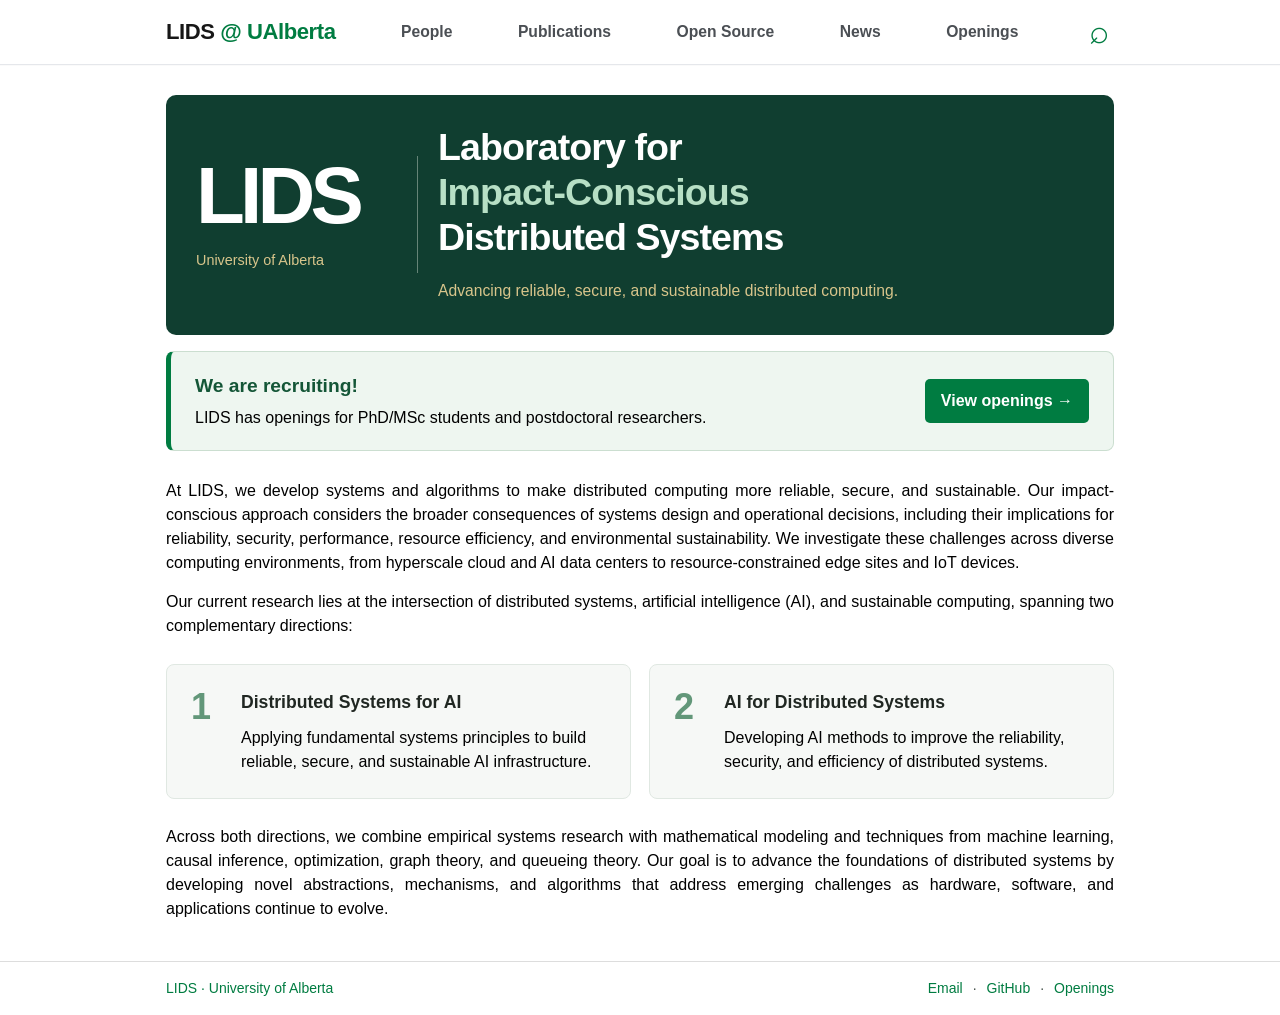
<file: index.html>
<!DOCTYPE html>
<html lang="en">
<head>
  <!-- Google tag (gtag.js) -->
  <script async src="https://www.googletagmanager.com/gtag/js?id=G-BTFXTX531C"></script>
  <script>
    window.dataLayer = window.dataLayer || [];
    function gtag(){dataLayer.push(arguments);}
    gtag('js', new Date());

    gtag('config', 'G-BTFXTX531C');
  </script>
  <meta charset="utf-8" />
  <meta name="viewport" content="width=device-width, initial-scale=1" />
  <title>LIDS | Laboratory for Impact-Conscious Distributed Systems</title>
  <meta
    name="description"
    content="LIDS at the University of Alberta develops reliable, secure, and sustainable distributed systems across the cloud–edge–IoT continuum."
  />
  <link rel="icon" href="assets/favicon.svg" type="image/svg+xml" />
  <link rel="stylesheet" href="assets/style.css" />

  <style>
    /* Homepage layout */
    .home {
      margin-top: 30px;
      margin-bottom: 40px;
      min-height: 0;
    }

    /* Lab identity and mission */
    .lab-intro {
      display: grid;
      grid-template-columns: 222px minmax(0, 1fr);
      gap: 20px;
      align-items: center;
      padding: 30px 20px 30px 30px;
      background: #103e30;
      color: #fff;
      border-radius: 10px;
    }

    .lab-identity {
      border-right: 1px solid #658477;
      padding-right: 30px;
    }

    .lab-mark {
      margin: 0 0 12px;
      font-size: clamp(3.2rem, 7vw, 5rem);
      line-height: 1;
      font-weight: 750;
      letter-spacing: -0.06em;
    }

    .lab-eyebrow {
      margin: 0;
      color: #d8c58b;
      font-size: 0.9rem;
      font-weight: 500;
      line-height: 1.7;
      white-space: nowrap;
    }

    .lab-intro h1 {
      margin: 0 0 18px;
      padding: 0;
      border: 0;
      color: #fff;
      font-size: clamp(1.6rem, 3.3vw, 2.35rem);
      line-height: 1.2;
      font-weight: 600;
      letter-spacing: -0.025em;
      text-wrap: balance;
    }

    .lab-title-line {
      display: block;
    }

    .lab-title-accent {
      color: #b7dfc5;
    }

    .lab-mission {
      margin: 0;
      color: #d8c58b;
      font-size: 0.98rem;
      line-height: 1.7;
    }

    /* Recruiting banner */
    .home .recruiting-notice {
      display: flex;
      align-items: center;
      justify-content: space-between;
      gap: 24px;
      margin: 16px 0 28px;
      padding: 20px 24px;
      background: #eef6f0;
      border: 1px solid #cbded0;
      border-left: 5px solid var(--accent);
      border-radius: 8px;
      color: #111;
    }

    .home .recruiting-notice p {
      margin: 0;
      font-size: 1rem;
      font-weight: 400;
      line-height: 1.5;
      color: #000;
    }

    .home .recruiting-notice strong {
      display: block;
      margin-bottom: 6px;
      color: #145637;
      font-size: 1.2rem;
    }

    .home .recruiting-notice a {
      display: inline-block;
      padding: 10px 16px;
      background: var(--accent);
      color: #fff;
      border-radius: 5px;
      font-weight: 600;
      white-space: nowrap;
      text-decoration: none;
    }

    .home .recruiting-notice a:hover {
      background: #105b36;
      text-decoration: none;
    }

    /* Research overview */
    .research-intro > p {
      max-width: 100%;
      font-size: 1rem;
      font-weight: 400;
      line-height: 1.5;
      color: #000;
    }

    .research-intro > p:last-child {
      margin-bottom: 0;
    }

    .research-directions {
      display: grid;
      grid-template-columns: repeat(2, minmax(0, 1fr));
      gap: 18px;
      margin: 26px 0;
    }

    .research-direction {
      display: grid;
      grid-template-columns: 32px minmax(0, 1fr);
      column-gap: 18px;
      align-content: start;
      padding: 24px;
      border: 1px solid #e0e8e2;
      border-radius: 8px;
      background: #f6f8f6;
    }

    .direction-number {
      grid-column: 1;
      grid-row: 1 / span 2;
      margin: 0;
      color: #629779;
      font-size: 2.25rem;
      font-weight: 600;
      line-height: 1;
      letter-spacing: -0.04em;
      font-variant-numeric: tabular-nums;
    }

    .research-direction h3 {
      grid-column: 2;
      margin: 0 0 10px;
      color: #202722;
      font-size: 1.1rem;
      font-weight: 700;
    }

    .research-direction > p:not(.direction-number) {
      grid-column: 2;
      margin: 0;
      color: #000;
      font-size: 1rem;
      font-weight: 400;
      line-height: 1.5;
    }

    /* Responsive layout */
    @media (max-width: 850px) {
      .home {
        margin-top: 20px;
      }

      .lab-intro {
        grid-template-columns: 1fr;
        gap: 24px;
        padding: 28px 24px;
      }

      .lab-identity {
        border-right: 0;
        border-bottom: 1px solid #658477;
        padding: 0 0 22px;
      }

      .lab-mark {
        font-size: 3.2rem;
      }

      .lab-eyebrow {
        font-size: 0.8rem;
      }

      .research-directions {
        grid-template-columns: 1fr;
        gap: 14px;
      }
    }

    @media (max-width: 650px) {
      .home .recruiting-notice {
        align-items: flex-start;
        flex-direction: column;
        gap: 14px;
        padding: 18px;
      }
    }
  </style>
</head>

<body>
  <a class="skip" href="#main">Skip to content</a>

  <!-- Navigation -->
  <header class="topbar">
    <nav class="nav-inner" aria-label="Main navigation">
      <a class="brand" href="index.html">
        LIDS <span>@ UAlberta</span>
      </a>

      <ul class="nav-links" id="navigation">
        <li><a href="people.html">People</a></li>
        <li><a href="publications.html">Publications</a></li>
        <li><a href="software.html">Open Source</a></li>
        <li><a href="news.html">News</a></li>
        <li><a href="positions.html">Openings</a></li>
      </ul>

      <button
        type="button"
        class="icon-button search-toggle"
        aria-controls="search-panel"
        aria-expanded="false"
        aria-label="Search website"
      >⌕</button>

      <button
        type="button"
        class="icon-button menu-toggle"
        aria-controls="navigation"
        aria-expanded="false"
        aria-label="Toggle navigation"
      >☰</button>
    </nav>

    <div class="search-panel" id="search-panel" hidden>
      <label for="search">Search the website</label>
      <input
        id="search"
        type="search"
        placeholder="Search pages and people"
      />
      <p id="search-status" role="status"></p>
      <div id="search-results"></div>
    </div>
  </header>

  <!-- Main content -->
  <main class="home" id="main">

    <!-- Lab identity -->
    <section class="lab-intro" aria-labelledby="lab-heading">
      <div class="lab-identity">
        <p class="lab-mark" aria-hidden="true">LIDS</p>
        <p class="lab-eyebrow">University of Alberta</p>
      </div>

      <div class="lab-intro-copy">
        <h1 id="lab-heading">
          <span class="lab-title-line">Laboratory for</span>
          <span class="lab-title-line lab-title-accent">
            Impact-Conscious
          </span>
          <span class="lab-title-line">Distributed Systems</span>
        </h1>

        <p class="lab-mission">
          Advancing reliable, secure, and sustainable distributed computing.
        </p>
      </div>
    </section>

    <!-- Recruitment notice -->
    <div class="callout recruiting-notice">
      <p>
        <strong>We are recruiting!</strong>
        LIDS has openings for PhD/MSc students and postdoctoral researchers.
      </p>

      <p>
        <a href="positions.html">
          View openings <span aria-hidden="true">→</span>
        </a>
      </p>
    </div>

    <!-- Research overview -->
    <section class="research-intro" aria-label="Research overview">
      <p>
        At LIDS, we develop systems and algorithms to make distributed computing
        more reliable, secure, and sustainable. Our impact-conscious approach
        considers the broader consequences of systems design and operational
        decisions, including their implications for reliability, security,
        performance, resource efficiency, and environmental sustainability.
        We investigate these challenges across diverse computing environments,
        from hyperscale cloud and AI data centers to resource-constrained edge
        sites and IoT devices.
      </p>

      <p>
        Our current research lies at the intersection of distributed systems,
        artificial intelligence (AI), and sustainable computing, spanning two
        complementary directions:
      </p>

      <div class="research-directions">
        <article class="research-direction">
          <p class="direction-number" aria-hidden="true">1</p>
          <h3>Distributed Systems for AI</h3>
          <p>
            Applying fundamental systems principles to build reliable, secure,
            and sustainable AI infrastructure.
          </p>
        </article>

        <article class="research-direction">
          <p class="direction-number" aria-hidden="true">2</p>
          <h3>AI for Distributed Systems</h3>
          <p>
            Developing AI methods to improve the reliability, security, and
            efficiency of distributed systems.
          </p>
        </article>
      </div>

      <p>
        Across both directions, we combine empirical systems research with
        mathematical modeling and techniques from machine learning, causal
        inference, optimization, graph theory, and queueing theory. Our goal is
        to advance the foundations of distributed systems by developing novel
        abstractions, mechanisms, and algorithms that address emerging
        challenges as hardware, software, and applications continue to evolve.
      </p>
    </section>
  </main>

  <!-- Footer -->
  <footer class="footer home-footer">
    <div class="home-footer-inner">
      <p>LIDS · University of Alberta</p>

      <nav aria-label="Footer links">
        <a href="mailto:lwu15@ualberta.ca">Email</a>
        <span aria-hidden="true">·</span>
        <a href="https://github.com/lillywu">GitHub</a>
        <span aria-hidden="true">·</span>
        <a href="positions.html">Openings</a>
      </nav>
    </div>
  </footer>

  <script src="assets/app.js"></script>
</body>
</html>
</file>
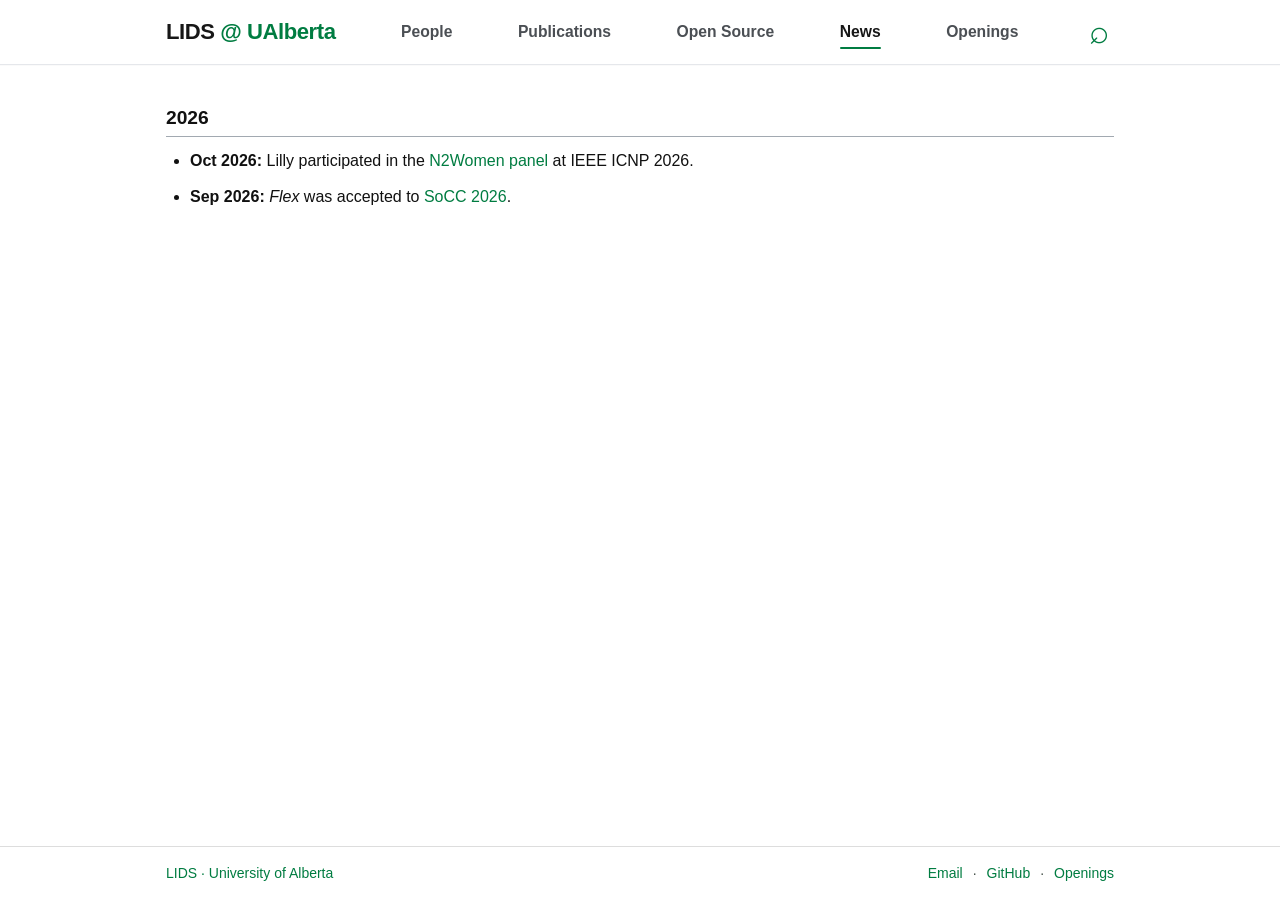
<file: news.html>
<!DOCTYPE html>
<html lang="en">
<head>
  <!-- Google tag (gtag.js) -->
  <script async src="https://www.googletagmanager.com/gtag/js?id=G-BTFXTX531C"></script>
  <script>
    window.dataLayer = window.dataLayer || [];
    function gtag(){dataLayer.push(arguments);}
    gtag('js', new Date());

    gtag('config', 'G-BTFXTX531C');
  </script>
  <meta charset="utf-8" />
  <meta name="viewport" content="width=device-width, initial-scale=1" />
  <title>News · LIDS @ UAlberta</title>
  <meta
    name="description"
    content="News and research updates from LIDS at the University of Alberta."
  />
  <link rel="icon" href="assets/favicon.svg" type="image/svg+xml" />
  <link rel="stylesheet" href="assets/style.css" />

  <style>
    /* Match the LIDS homepage layout and typography. */
    .news-page {
      margin-top: 30px;
      margin-bottom: 40px;
      min-height: 0;
    }

    .news-year h2 {
      margin-bottom: 0.75rem;
      font-size: 1.2rem;
    }

    .news-list {
      margin: 0;
      padding-left: 1.5rem;
    }

    .news-list li {
      margin-bottom: 0.75rem;
      font-size: 1.0rem;
      line-height: 1.5;
      color: var(--text);
      text-align: left;
      hyphens: none;
      word-break: normal;
    }

    .news-list li:last-child {
      margin-bottom: 0;
    }

    @media (max-width: 850px) {
      .news-page {
        margin-top: 20px;
      }
    }


    /* Keep the footer at the bottom of the page */
    body {
      display: flex;
      flex-direction: column;
      min-height: 100vh;
      min-height: 100dvh;
    }

    /* Main content expands to fill available space */
    .news-page {
      flex: 1;
      width: min(calc(100% - 16px), var(--width));
      min-height: 0;
      margin: 30px auto 40px;
    }

    /* Footer stays below the main content */
    .home-footer {
      margin-top: auto;
    }

  </style>
</head>

<body>
  <a class="skip" href="#main">Skip to content</a>

  <!-- Navigation -->
  <header class="topbar">
    <nav class="nav-inner" aria-label="Main navigation">
      <a class="brand" href="index.html">
        LIDS <span>@ UAlberta</span>
      </a>

      <ul class="nav-links" id="navigation">
        <li><a href="people.html">People</a></li>
        <li><a href="publications.html">Publications</a></li>
        <li><a href="software.html">Open Source</a></li>
        <li><a href="news.html" aria-current="page">News</a></li>
        <li><a href="positions.html">Openings</a></li>
      </ul>

      <button
        type="button"
        class="icon-button search-toggle"
        aria-controls="search-panel"
        aria-expanded="false"
        aria-label="Search website"
      >⌕</button>

      <button
        type="button"
        class="icon-button menu-toggle"
        aria-controls="navigation"
        aria-expanded="false"
        aria-label="Toggle navigation"
      >☰</button>
    </nav>

    <div class="search-panel" id="search-panel" hidden>
      <label for="search">Search the website</label>
      <input
        id="search"
        type="search"
        placeholder="Search pages and people"
      />
      <p id="search-status" role="status"></p>
      <div id="search-results"></div>
    </div>
  </header>

  <!-- Main content -->
  <main class="news-page" id="main">
    <section class="news-year" aria-labelledby="news-2026">
      <h2 id="news-2026">2026</h2>

      <ul class="news-list">
        <li>
          <strong>Oct 2026:</strong> Lilly participated in the
          <a href="https://icnp26.cs.ucr.edu/program.html">N2Women panel</a>
          at IEEE ICNP 2026.
        </li>

        <li>
          <strong>Sep 2026:</strong> <em>Flex</em> was accepted to
          <a href="https://acmsocc.org/2026/index.html">SoCC 2026</a>.
        </li>
      </ul>
    </section>
  </main>

  <!-- Footer -->
  <footer class="footer home-footer">
    <div class="home-footer-inner">
      <p>LIDS · University of Alberta</p>

      <nav aria-label="Footer links">
        <a href="mailto:lwu15@ualberta.ca">Email</a>
        <span aria-hidden="true">·</span>
        <a href="https://github.com/lillywu">GitHub</a>
        <span aria-hidden="true">·</span>
        <a href="positions.html">Openings</a>
      </nav>
    </div>
  </footer>

  <script src="assets/app.js"></script>
</body>
</html>
</file>
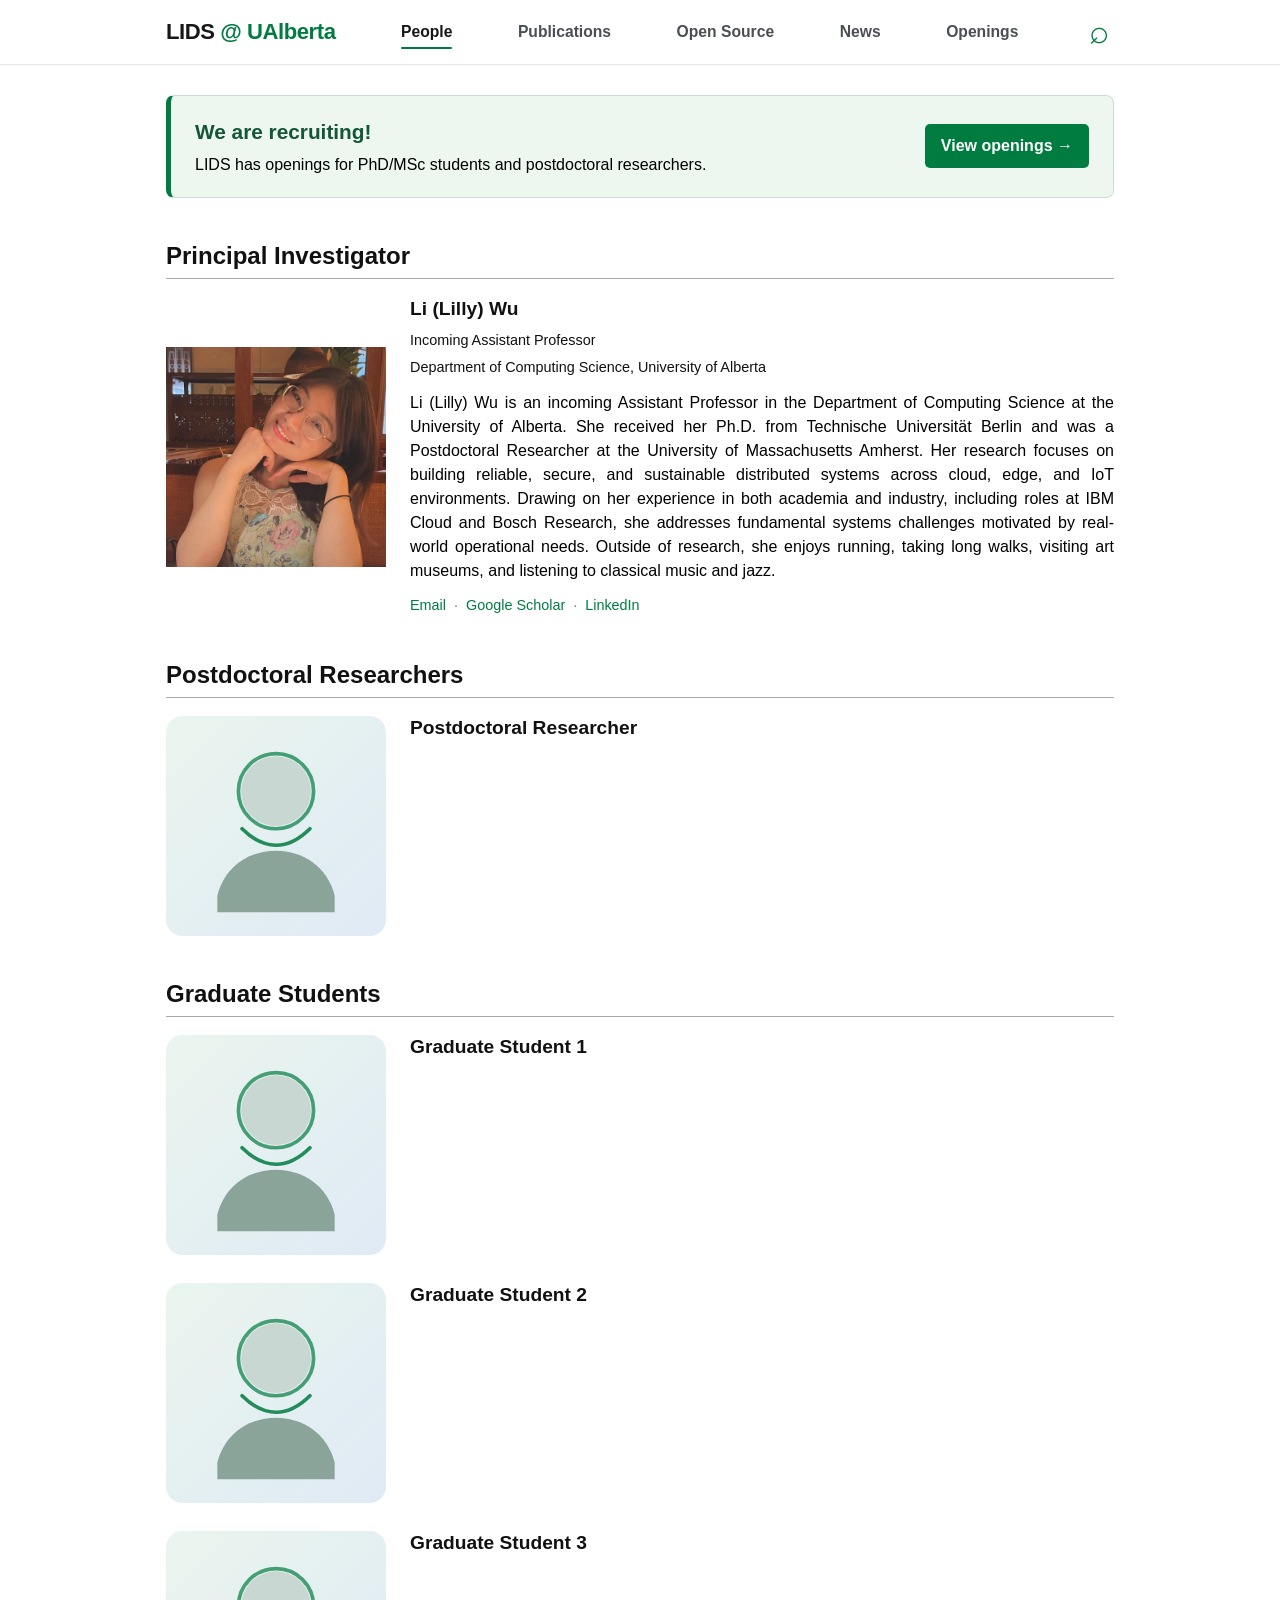
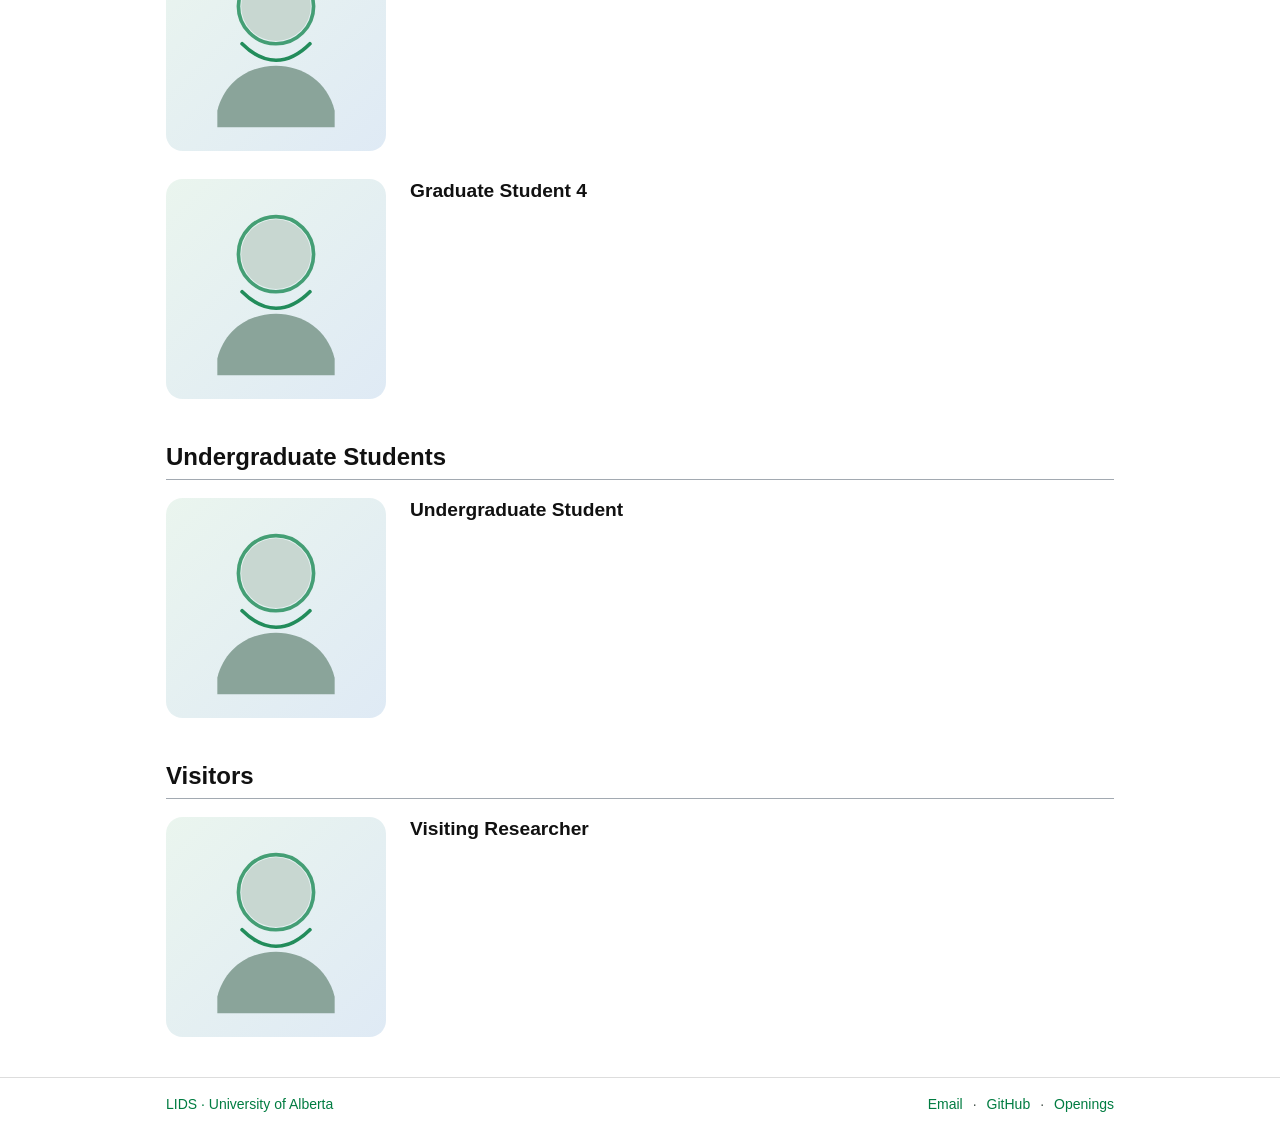
<file: people.html>
<!DOCTYPE html>
<html lang="en">

<head>
  <!-- Google tag (gtag.js) -->
  <script async src="https://www.googletagmanager.com/gtag/js?id=G-BTFXTX531C"></script>
  <script>
    window.dataLayer = window.dataLayer || [];
    function gtag(){dataLayer.push(arguments);}
    gtag('js', new Date());

    gtag('config', 'G-BTFXTX531C');
  </script>
  <meta charset="utf-8" />
  <meta
    name="viewport"
    content="width=device-width, initial-scale=1"
  />

  <title>People · LIDS @ UAlberta</title>

  <meta
    name="description"
    content="Meet the researchers at the Laboratory for Impact-Conscious Distributed Systems (LIDS), University of Alberta."
  />

  <link
    rel="icon"
    href="assets/favicon.svg"
    type="image/svg+xml"
  />

  <link
    rel="stylesheet"
    href="assets/style.css"
  />

  <style>

    /* --------------------------------
       Page layout
    -------------------------------- */

    .people-page {
      margin-top: 30px;
      margin-bottom: 40px;
      min-height: 0;
    }

    /* --------------------------------
       Recruitment notice
    -------------------------------- */

    .recruiting-notice {
      display: flex;
      align-items: center;
      justify-content: space-between;
      gap: 24px;

      margin: 16px 0 28px;
      padding: 20px 24px;

      background: #eef6f0;
      border: 1px solid #cbded0;
      border-left: 5px solid var(--accent);
      border-radius: 8px;

      color: #111;
    }

    .recruiting-notice p {
      margin: 0;
      font-size: 1rem;
      font-weight: 400;
      line-height: 1.5;
      color: #000;
    }

    .recruiting-notice strong {
      display: block;
      margin-bottom: 6px;

      color: #145637;
      font-size: 1.3rem;
    }

    .recruiting-notice a {
      display: inline-block;

      padding: 10px 16px;

      background: #007c41;
      color: #fff;

      border-radius: 5px;

      font-weight: 600;
      white-space: nowrap;
      text-decoration: none;
    }

    .recruiting-notice a:hover {
      background: #105b36;
      text-decoration: none;
    }

    /* --------------------------------
       People sections
    -------------------------------- */

    #people .people-section {
      margin-bottom: 28px;
    }

    #people .people-section h2 {
      margin-bottom: 18px;
    }

    /* --------------------------------
       Photo left, biography right
    -------------------------------- */

    #people .person {
      display: grid;

      grid-template-columns:
        220px minmax(0, 1fr);

      align-items: start;
      gap: 24px;

      margin: 16px 0 28px;
    }

    /* Portrait */
    #people .portrait {
      width: 220px;
      max-width: 100%;
      margin: 0;
      align-self: center;
    }

    #people .portrait img {
      display: block;
      width: 100%;
      height: auto;
    }

    /* Right column */
    #people .person-body {
      min-width: 0;
      width: 100%;
    }

    /* --------------------------------
       Name and affiliation
    -------------------------------- */

    #people .person-body h3 {
      margin: 0 0 8px;

      font-size: 1.2rem;
      font-weight: 700;
      line-height: 1.3;

      color: var(--text);
    }

    #people .person-position,
    #people .person-affiliation {
      font-size: 0.9rem;
      font-weight: 400;
      line-height: 1.5;

      margin: 0 0 6px;

      color: var(--text);
    }

    /* --------------------------------
       Biography
    -------------------------------- */

    #people .person-body .person-bio {
      font-size: 1.0rem;
      font-weight: 400;
      line-height: 1.5;

      color: #000;

      text-align: justify;

      margin: 12px 0 0;

      max-width: 100%;
    }

    /* --------------------------------
       Links BELOW biography
    -------------------------------- */

    #people .person-links {
      display: flex;
      flex-wrap: wrap;
      align-items: center;

      gap: 8px;

      margin: 12px 0 0;

      font-size: 0.9rem;
      line-height: 1.5;
    }

    #people .person-links a {
      color: var(--accent);
      text-decoration: none;
    }

    #people .person-links a:hover {
      text-decoration: underline;
      text-underline-offset: 3px;
    }

    #people .link-separator {
      color: #6b7280;
    }

    /* --------------------------------
       Other profile information
    -------------------------------- */

    #people .contact {
      margin: 8px 0;
      font-size: 1rem;
    }

    #people .bio-placeholder {
      color: #687078;
      font-size: 1rem;
      line-height: 1.5;
    }

    /* --------------------------------
       Responsive layout
    -------------------------------- */

    @media (max-width: 850px) {

      .people-page {
        margin-top: 20px;
      }

      #people .person {
        grid-template-columns:
          180px minmax(0, 1fr);

        gap: 20px;
      }

      #people .portrait {
        width: 180px;
      }

    }

    @media (max-width: 650px) {

      .recruiting-notice {
        align-items: flex-start;
        flex-direction: column;

        gap: 14px;
        padding: 18px;
      }

      #people .person {
        grid-template-columns: 1fr;
        gap: 16px;
      }

      #people .portrait {
        width: 220px;
        max-width: 100%;
      }

      #people .person-body {
        width: 100%;
      }

    }

  </style>
</head>

<body>

  <a class="skip" href="#main">
    Skip to content
  </a>

  <!-- Navigation -->
  <header class="topbar">

    <nav
      class="nav-inner"
      aria-label="Main navigation"
    >

      <a class="brand" href="index.html">
        LIDS <span>@ UAlberta</span>
      </a>

      <ul class="nav-links" id="navigation">

        <li>
          <a aria-current="page" href="people.html">
            People
          </a>
        </li>

        <li>
          <a href="publications.html">
            Publications
          </a>
        </li>

        <li>
          <a href="software.html">
            Open Source
          </a>
        </li>

        <li>
          <a href="news.html">
            News
          </a>
        </li>

        <li>
          <a href="positions.html">
            Openings
          </a>
        </li>

      </ul>

      <button
        type="button"
        class="icon-button search-toggle"
        aria-controls="search-panel"
        aria-expanded="false"
        aria-label="Search website"
      >
        ⌕
      </button>

      <button
        type="button"
        class="icon-button menu-toggle"
        aria-controls="navigation"
        aria-expanded="false"
        aria-label="Toggle navigation"
      >
        ☰
      </button>

    </nav>

    <div
      class="search-panel"
      id="search-panel"
      hidden
    >

      <label for="search">
        Search the website
      </label>

      <input
        id="search"
        type="search"
        placeholder="Search pages and people"
      />

      <p id="search-status" role="status"></p>
      <div id="search-results"></div>

    </div>

  </header>

  <!-- Main content -->
  <main id="main" class="people-page">

    <!-- Recruitment banner -->
    <div class="callout recruiting-notice">

      <p>
        <strong>We are recruiting!</strong>
        LIDS has openings for PhD/MSc students
        and postdoctoral researchers.
      </p>

      <p>
        <a href="positions.html">
          View openings
          <span aria-hidden="true">→</span>
        </a>
      </p>

    </div>

    <!-- People generated by people.js -->
    <div id="people"></div>

  </main>

  <!-- Footer -->
  <footer class="footer home-footer">

    <div class="home-footer-inner">

      <p>LIDS · University of Alberta</p>

      <nav aria-label="Footer links">

        <a href="mailto:lwu15@ualberta.ca">
          Email
        </a>

        <span aria-hidden="true">·</span>

        <a href="https://github.com/lillywu">
          GitHub
        </a>

        <span aria-hidden="true">·</span>

        <a href="positions.html">
          Openings
        </a>

      </nav>

    </div>

  </footer>

  <!-- Scripts -->
  <script src="assets/people.js"></script>
  <script src="assets/app.js"></script>

</body>
</html>
</file>
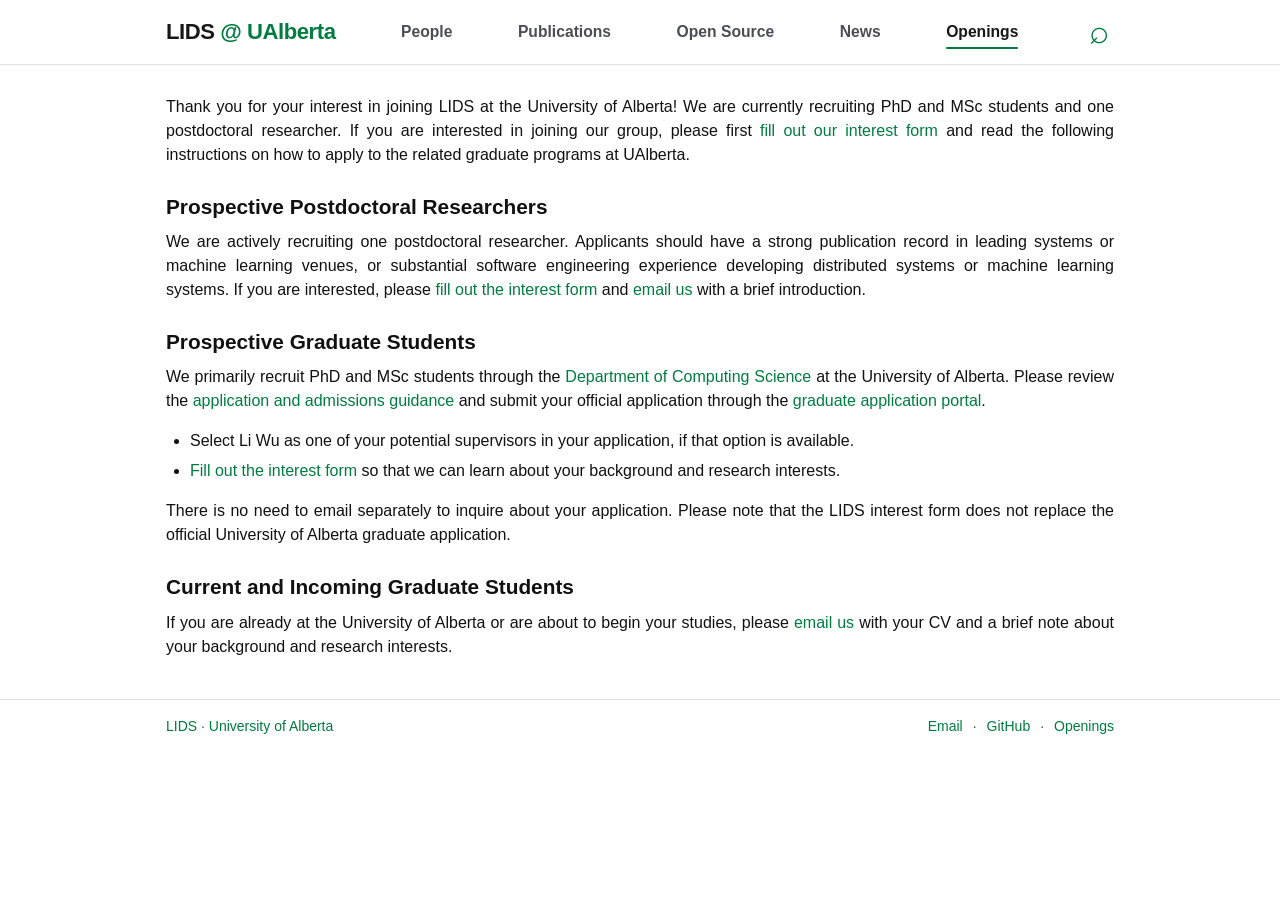
<file: positions.html>
<!DOCTYPE html>
<html lang="en">
<head>
  <!-- Google tag (gtag.js) -->
  <script async src="https://www.googletagmanager.com/gtag/js?id=G-BTFXTX531C"></script>
  <script>
    window.dataLayer = window.dataLayer || [];
    function gtag(){dataLayer.push(arguments);}
    gtag('js', new Date());

    gtag('config', 'G-BTFXTX531C');
  </script>
  <meta charset="utf-8" />
  <meta name="viewport" content="width=device-width, initial-scale=1" />
  <title>Openings · LIDS @ UAlberta</title>
  <meta
    name="description"
    content="PhD, MSc, and postdoctoral research opportunities at LIDS, University of Alberta."
  />
  <link rel="icon" href="assets/favicon.svg" type="image/svg+xml" />
  <link rel="stylesheet" href="assets/style.css" />

  <style>
    /* Match the typography and page spacing of index.html. */
    .openings-page {
      margin-top: 30px;
      margin-bottom: 40px;
      min-height: 0;
    }

    .openings-page p,
    .openings-page li {
      font-size: 1rem;
      line-height: 1.5;
      font-weight: 400;
      color: var(--text);
    }

    .openings-page p {
      max-width: 100%;
      margin: 0 0 1rem;
      text-align: justify;
      hyphens: none;
      word-break: normal;
      overflow-wrap: normal;
    }

    .openings-page > section {
      margin-top: 1.5rem;
    }

    .openings-page > section h2 {
      margin-bottom: 0.75rem;
    }

    .openings-page ul {
      margin: 0 0 1rem;
      padding-left: 1.5rem;
    }

    .openings-page li + li {
      margin-top: 0.4rem;
    }

    @media (max-width: 850px) {
      .openings-page {
        margin-top: 20px;
      }
    }
  </style>
</head>

<body>
  <a class="skip" href="#main">Skip to content</a>

  <header class="topbar">
    <nav class="nav-inner" aria-label="Main navigation">
      <a class="brand" href="index.html">LIDS <span>@ UAlberta</span></a>

      <ul class="nav-links" id="navigation">
        <li><a href="people.html">People</a></li>
        <li><a href="publications.html">Publications</a></li>
        <li><a href="software.html">Open Source</a></li>
        <li><a href="news.html">News</a></li>
        <li><a href="positions.html" aria-current="page">Openings</a></li>
      </ul>

      <button
        type="button"
        class="icon-button search-toggle"
        aria-controls="search-panel"
        aria-expanded="false"
        aria-label="Search website"
      >⌕</button>

      <button
        type="button"
        class="icon-button menu-toggle"
        aria-controls="navigation"
        aria-expanded="false"
        aria-label="Toggle navigation"
      >☰</button>
    </nav>

    <div class="search-panel" id="search-panel" hidden>
      <label for="search">Search the website</label>
      <input
        id="search"
        type="search"
        placeholder="Search pages and people"
      />
      <p id="search-status" role="status"></p>
      <div id="search-results"></div>
    </div>
  </header>

  <main class="openings-page" id="main">
    <p>
      Thank you for your interest in joining LIDS at the University of Alberta!
      We are currently recruiting PhD and MSc students and one postdoctoral
      researcher. If you are interested in joining our group, please first
      <a href="https://docs.google.com/forms/d/e/1FAIpQLScuCTDtrFmIIDQtigbPf3uJAygap48OoctuP4akr9CLDMFkUA/viewform?usp=dialog">fill out our interest form</a>
      and read the following instructions on how to apply to the related graduate programs at UAlberta.
    </p>

    <section aria-labelledby="postdocs-heading">
      <h3 id="postdocs-heading">Prospective Postdoctoral Researchers</h3>
      <p>
        We are actively recruiting one postdoctoral researcher. Applicants
        should have a strong publication record in leading systems or machine
        learning venues, or substantial software engineering experience
        developing distributed systems or machine learning systems.
        If you are interested, please
        <a href="https://docs.google.com/forms/d/e/1FAIpQLScuCTDtrFmIIDQtigbPf3uJAygap48OoctuP4akr9CLDMFkUA/viewform?usp=dialog">fill out the interest form</a>
        and <a href="mailto:lwu15@ualberta.ca">email us</a> with a brief introduction.
      </p>
    </section>

    <section aria-labelledby="graduate-heading">
      <h3 id="graduate-heading">Prospective Graduate Students</h3>
      <p>
        We primarily recruit PhD and MSc students through the
        <a href="https://www.ualberta.ca/en/computing-science/index.html">Department of Computing Science</a>
        at the University of Alberta. Please review the
        <a href="https://www.ualberta.ca/en/computing-science/graduate-studies/programs-and-admissions/applications-and-admissions/index.html">application and admissions guidance</a>
        and submit your official application through the
        <a href="https://gradapply.ualberta.ca/portal/app-manage">graduate application portal</a>.
      </p>
      <ul>
        <li>
          Select Li Wu as one of your potential supervisors in your application,
          if that option is available.
        </li>
        <li>
          <a href="https://docs.google.com/forms/d/e/1FAIpQLScuCTDtrFmIIDQtigbPf3uJAygap48OoctuP4akr9CLDMFkUA/viewform?usp=dialog">Fill out the interest form</a>
          so that we can learn about your background and research interests.
        </li>
      </ul>
      <p>
        There is no need to email separately to inquire about your application.
        Please note that the LIDS interest form does not replace the official
        University of Alberta graduate application.
      </p>
    </section>

    <section aria-labelledby="current-students-heading">
      <h3 id="current-students-heading">Current and Incoming Graduate Students</h3>
      <p>
        If you are already at the University of Alberta or are about to begin
        your studies, please <a href="mailto:lwu15@ualberta.ca">email us</a>
        with your CV and a brief note about your background and research interests.
      </p>
    </section>
  </main>

  <footer class="footer home-footer">
    <div class="home-footer-inner">
      <p>LIDS · University of Alberta</p>
      <nav aria-label="Footer links">
        <a href="mailto:lwu15@ualberta.ca">Email</a>
        <span aria-hidden="true">·</span>
        <a href="https://github.com/lillywu">GitHub</a>
        <span aria-hidden="true">·</span>
        <a href="positions.html">Openings</a>
      </nav>
    </div>
  </footer>

  <script src="assets/app.js"></script>
</body>
</html>
</file>
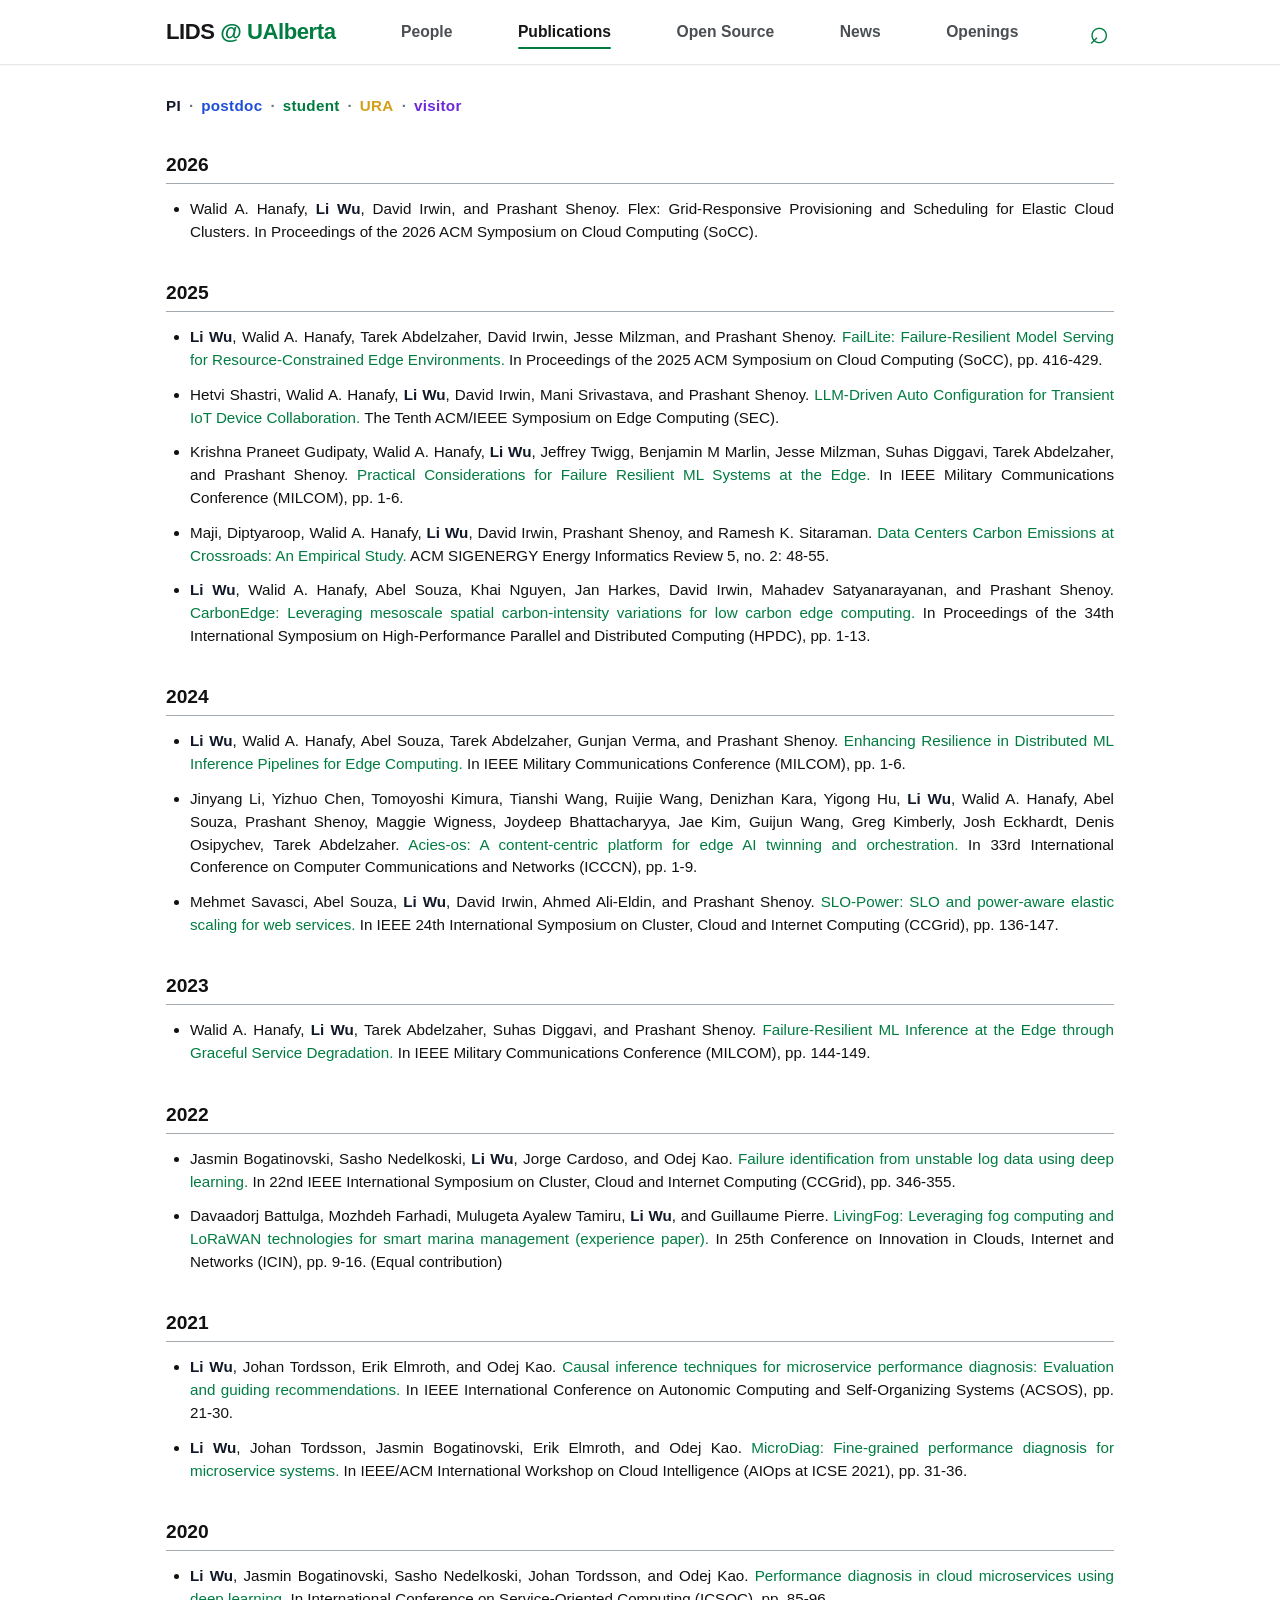
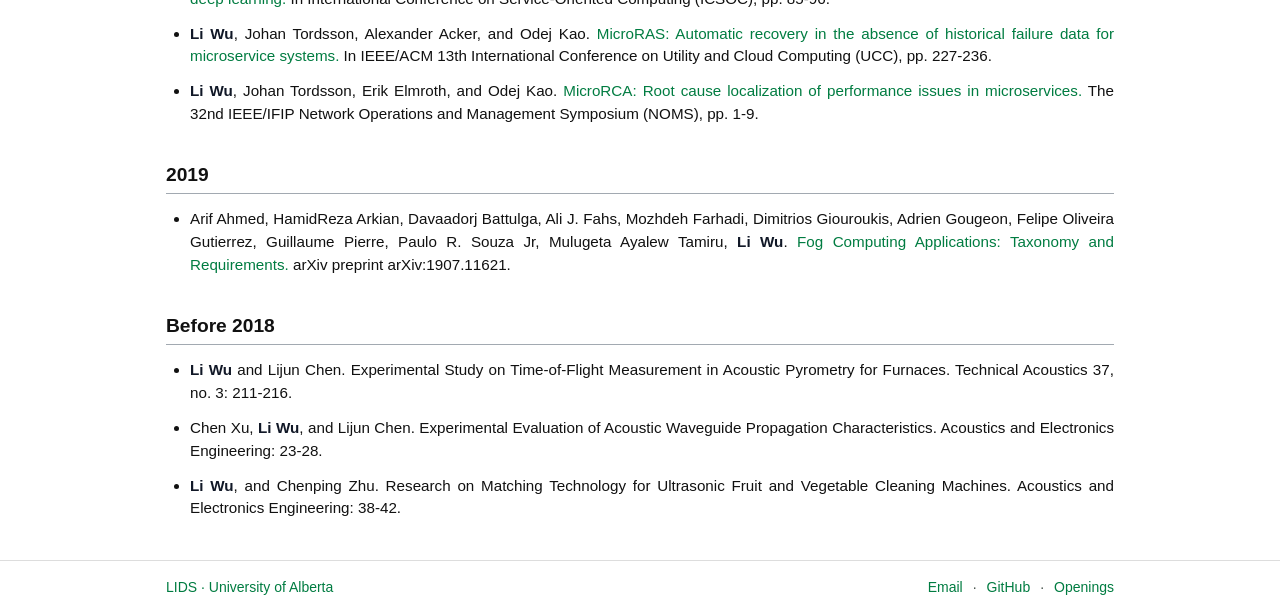
<file: publications.html>
<!DOCTYPE html>
<html lang="en">
<head>
  <!-- Google tag (gtag.js) -->
  <script async src="https://www.googletagmanager.com/gtag/js?id=G-BTFXTX531C"></script>
  <script>
    window.dataLayer = window.dataLayer || [];
    function gtag(){dataLayer.push(arguments);}
    gtag('js', new Date());

    gtag('config', 'G-BTFXTX531C');
  </script>
  <meta charset="utf-8" />
  <meta name="viewport" content="width=device-width, initial-scale=1" />
  <title>Publications · LIDS @ UAlberta</title>
  <meta name="description" content="Research publications from the Laboratory for Impact-Conscious Distributed Systems (LIDS) at the University of Alberta." />
  <link rel="icon" href="assets/favicon.svg" type="image/svg+xml" />
  <link rel="stylesheet" href="assets/style.css" />

  <style>
    /* Match the homepage content spacing and typography. */
    .publications-page {
      margin-top: 30px;
      margin-bottom: 40px;
      min-height: 0;
    }

    .publications-page .pub-legend {
      margin-bottom: 24px;
    }

    .publications-page .pub-role,
    .publications-page .pub-role-separator {
      font-size: 0.95rem;
    }

    .publications-page .publication-year {
      margin-bottom: 26px;
    }

    .publications-page .publication-year h2 {
      font-size: 1.2rem;
      margin-bottom: 14px;
    }

    .publications-page .publication-list {
      margin: 0;
      padding-left: 1.5rem;
    }

    .publications-page .publication-item {
      margin-bottom: 12px;
      font-size: 0.95rem;
      font-weight: 400;
      line-height: 1.5;
      text-align: justify;
      hyphens: none;
      word-break: normal;
      overflow-wrap: normal;
    }

    .publications-page .publication-item:last-child {
      margin-bottom: 0;
    }

    @media (max-width: 850px) {
      .publications-page {
        margin-top: 20px;
      }
    }
  </style>
</head>
<body>
  <a class="skip" href="#main">Skip to content</a>

  <header class="topbar">
    <nav class="nav-inner" aria-label="Main navigation">
      <a class="brand" href="index.html">LIDS <span>@ UAlberta</span></a>

      <ul class="nav-links" id="navigation">
        <li><a href="people.html">People</a></li>
        <li><a href="publications.html" aria-current="page">Publications</a></li>
        <li><a href="software.html">Open Source</a></li>
        <li><a href="news.html">News</a></li>
        <li><a href="positions.html">Openings</a></li>
      </ul>

      <button type="button" class="icon-button search-toggle" aria-controls="search-panel" aria-expanded="false" aria-label="Search website">⌕</button>
      <button type="button" class="icon-button menu-toggle" aria-controls="navigation" aria-expanded="false" aria-label="Toggle navigation">☰</button>
    </nav>

    <div class="search-panel" id="search-panel" hidden>
      <label for="search">Search the website</label>
      <input id="search" type="search" placeholder="Search pages and people" />
      <p id="search-status" role="status"></p>
      <div id="search-results"></div>
    </div>
  </header>

  <main id="main" class="publications-page">
    <div class="pub-legend" aria-label="Publication author roles">
      <span class="pub-role pi">PI</span>
      <span class="pub-role-separator" aria-hidden="true">·</span>
      <span class="pub-role postdoc">postdoc</span>
      <span class="pub-role-separator" aria-hidden="true">·</span>
      <span class="pub-role student">student</span>
      <span class="pub-role-separator" aria-hidden="true">·</span>
      <span class="pub-role urop">URA</span>
      <span class="pub-role-separator" aria-hidden="true">·</span>
      <span class="pub-role visitor">visitor</span>
    </div>
    <section class="publication-year" aria-labelledby="year-2026">
      <h2 id="year-2026">2026</h2>
      <ul class="publication-list">
        <li class="publication-item">
          Walid A. Hanafy, <span class="author pi">Li Wu</span>, David Irwin, and Prashant Shenoy. Flex: Grid-Responsive Provisioning and Scheduling for Elastic Cloud Clusters. In Proceedings of the 2026 ACM Symposium on Cloud Computing (SoCC).
        </li>
      </ul>
    </section>

    <section class="publication-year" aria-labelledby="year-2025">
      <h2 id="year-2025">2025</h2>
      <ul class="publication-list">
        <li class="publication-item">
          <span class="author pi">Li Wu</span>, Walid A. Hanafy, Tarek Abdelzaher, David Irwin, Jesse Milzman, and Prashant Shenoy. <a href="https://dl.acm.org/doi/pdf/10.1145/3772052.3772243">FailLite: Failure-Resilient Model Serving for Resource-Constrained Edge Environments.</a> In Proceedings of the 2025 ACM Symposium on Cloud Computing (SoCC), pp. 416-429.
        </li>
        <li class="publication-item">
          Hetvi Shastri, Walid A. Hanafy, <span class="author pi">Li Wu</span>, David Irwin, Mani Srivastava, and Prashant Shenoy. <a href="https://dl.acm.org/doi/pdf/10.1145/3769102.3770619">LLM-Driven Auto Configuration for Transient IoT Device Collaboration.</a> The Tenth ACM/IEEE Symposium on Edge Computing (SEC).
        </li>
        <li class="publication-item">
          Krishna Praneet Gudipaty, Walid A. Hanafy, <span class="author pi">Li Wu</span>, Jeffrey Twigg, Benjamin M Marlin, Jesse Milzman, Suhas Diggavi, Tarek Abdelzaher, and Prashant Shenoy. <a href="https://ieeexplore.ieee.org/stamp/stamp.jsp?arnumber=11309995&amp;casa_token=xIAMpCFcE5wAAAAA:6Lr4GCEb8oHg0j5CDkDwbT27TLfnV87eUDUcudVsTKbJFcDaTzS77rT5V17gGPPeAIGFJcX6ng">Practical Considerations for Failure Resilient ML Systems at the Edge.</a> In IEEE Military Communications Conference (MILCOM), pp. 1-6.
        </li>
        <li class="publication-item">
          Maji, Diptyaroop, Walid A. Hanafy, <span class="author pi">Li Wu</span>, David Irwin, Prashant Shenoy, and Ramesh K. Sitaraman. <a href="https://dl.acm.org/doi/pdf/10.1145/3757892.3757899">Data Centers Carbon Emissions at Crossroads: An Empirical Study.</a> ACM SIGENERGY Energy Informatics Review 5, no. 2: 48-55.
        </li>
        <li class="publication-item">
          <span class="author pi">Li Wu</span>, Walid A. Hanafy, Abel Souza, Khai Nguyen, Jan Harkes, David Irwin, Mahadev Satyanarayanan, and Prashant Shenoy. <a href="https://dl.acm.org/doi/pdf/10.1145/3731545.3731576">CarbonEdge: Leveraging mesoscale spatial carbon-intensity variations for low carbon edge computing.</a> In Proceedings of the 34th International Symposium on High-Performance Parallel and Distributed Computing (HPDC), pp. 1-13.
        </li>
      </ul>
    </section>

    <section class="publication-year" aria-labelledby="year-2024">
      <h2 id="year-2024">2024</h2>
      <ul class="publication-list">
        <li class="publication-item">
          <span class="author pi">Li Wu</span>, Walid A. Hanafy, Abel Souza, Tarek Abdelzaher, Gunjan Verma, and Prashant Shenoy. <a href="https://ieeexplore.ieee.org/stamp/stamp.jsp?arnumber=10773652&amp;casa_token=TTXGF-ifGowAAAAA:s2TNWS1ZVeiQlraDuvMmigZ6Wm1SboPfAWLM8micjWvVfok9dVemP1H0P7JByRvDVeVfXPBFWw">Enhancing Resilience in Distributed ML Inference Pipelines for Edge Computing.</a> In IEEE Military Communications Conference (MILCOM), pp. 1-6.
        </li>
        <li class="publication-item">
          Jinyang Li, Yizhuo Chen, Tomoyoshi Kimura, Tianshi Wang, Ruijie Wang, Denizhan Kara, Yigong Hu, <span class="author pi">Li Wu</span>, Walid A. Hanafy, Abel Souza, Prashant Shenoy, Maggie Wigness, Joydeep Bhattacharyya, Jae Kim, Guijun Wang, Greg Kimberly, Josh Eckhardt, Denis Osipychev, Tarek Abdelzaher. <a href="https://ieeexplore.ieee.org/stamp/stamp.jsp?arnumber=10637580&amp;casa_token=xbyeMMEFiEcAAAAA:ccRSoCUYjgRmfxUFoPPnfQX2JUcwhVVrCleY3L9vs-mKwvUc6WdsOqlCcxlgOLwQ7MebybhHfQ">Acies-os: A content-centric platform for edge AI twinning and orchestration.</a> In 33rd International Conference on Computer Communications and Networks (ICCCN), pp. 1-9.
        </li>
        <li class="publication-item">
          Mehmet Savasci, Abel Souza, <span class="author pi">Li Wu</span>, David Irwin, Ahmed Ali-Eldin, and Prashant Shenoy. <a href="https://ieeexplore.ieee.org/stamp/stamp.jsp?arnumber=10701414&amp;casa_token=-1a2V9n1JrQAAAAA:tL_ShzAplGU8klkmlG1KQoCmrFqW3JWliZVsNI68x4o2UNAcIH8c5B9YwmeGsakjKQYIPNL3ow">SLO-Power: SLO and power-aware elastic scaling for web services.</a> In IEEE 24th International Symposium on Cluster, Cloud and Internet Computing (CCGrid), pp. 136-147.
        </li>
      </ul>
    </section>

    <section class="publication-year" aria-labelledby="year-2023">
      <h2 id="year-2023">2023</h2>
      <ul class="publication-list">
        <li class="publication-item">
          Walid A. Hanafy, <span class="author pi">Li Wu</span>, Tarek Abdelzaher, Suhas Diggavi, and Prashant Shenoy. <a href="https://ieeexplore.ieee.org/stamp/stamp.jsp?arnumber=10356302&amp;casa_token=aBOSzZ5QTsYAAAAA:l14baJrYVks1WP_jedtCKk6JlCp-QX_mGsVZaAbVrw0FtYZGEyNVPcXpFS3Q_DHTvrBdRA3Xag">Failure-Resilient ML Inference at the Edge through Graceful Service Degradation.</a> In IEEE Military Communications Conference (MILCOM), pp. 144-149.
        </li>
      </ul>
    </section>

    <section class="publication-year" aria-labelledby="year-2022">
      <h2 id="year-2022">2022</h2>
      <ul class="publication-list">
        <li class="publication-item">
          Jasmin Bogatinovski, Sasho Nedelkoski, <span class="author pi">Li Wu</span>, Jorge Cardoso, and Odej Kao. <a href="https://ieeexplore.ieee.org/stamp/stamp.jsp?tp=&amp;arnumber=9826091">Failure identification from unstable log data using deep learning.</a> In 22nd IEEE International Symposium on Cluster, Cloud and Internet Computing (CCGrid), pp. 346-355.
        </li>
        <li class="publication-item">
          Davaadorj Battulga, Mozhdeh Farhadi, Mulugeta Ayalew Tamiru, <span class="author pi">Li Wu</span>, and Guillaume Pierre. <a href="https://ieeexplore.ieee.org/stamp/stamp.jsp?tp=&amp;arnumber=9758124">LivingFog: Leveraging fog computing and LoRaWAN technologies for smart marina management (experience paper).</a> In 25th Conference on Innovation in Clouds, Internet and Networks (ICIN), pp. 9-16. (Equal contribution)
        </li>
      </ul>
    </section>

    <section class="publication-year" aria-labelledby="year-2021">
      <h2 id="year-2021">2021</h2>
      <ul class="publication-list">
        <li class="publication-item">
          <span class="author pi">Li Wu</span>, Johan Tordsson, Erik Elmroth, and Odej Kao. <a href="https://ieeexplore.ieee.org/stamp/stamp.jsp?tp=&amp;arnumber=9659495">Causal inference techniques for microservice performance diagnosis: Evaluation and guiding recommendations.</a> In IEEE International Conference on Autonomic Computing and Self-Organizing Systems (ACSOS), pp. 21-30.
        </li>
        <li class="publication-item">
          <span class="author pi">Li Wu</span>, Johan Tordsson, Jasmin Bogatinovski, Erik Elmroth, and Odej Kao. <a href="https://ieeexplore.ieee.org/stamp/stamp.jsp?tp=&amp;arnumber=9527007">MicroDiag: Fine-grained performance diagnosis for microservice systems.</a> In IEEE/ACM International Workshop on Cloud Intelligence (AIOps at ICSE 2021), pp. 31-36.
        </li>
      </ul>
    </section>

    <section class="publication-year" aria-labelledby="year-2020">
      <h2 id="year-2020">2020</h2>
      <ul class="publication-list">
        <li class="publication-item">
          <span class="author pi">Li Wu</span>, Jasmin Bogatinovski, Sasho Nedelkoski, Johan Tordsson, and Odej Kao. <a href="https://link.springer.com/chapter/10.1007/978-3-030-76352-7_13">Performance diagnosis in cloud microservices using deep learning.</a> In International Conference on Service-Oriented Computing (ICSOC), pp. 85-96.
        </li>
        <li class="publication-item">
          <span class="author pi">Li Wu</span>, Johan Tordsson, Alexander Acker, and Odej Kao. <a href="https://ieeexplore.ieee.org/stamp/stamp.jsp?tp=&amp;arnumber=9302828">MicroRAS: Automatic recovery in the absence of historical failure data for microservice systems.</a> In IEEE/ACM 13th International Conference on Utility and Cloud Computing (UCC), pp. 227-236.
        </li>
        <li class="publication-item">
          <span class="author pi">Li Wu</span>, Johan Tordsson, Erik Elmroth, and Odej Kao. <a href="https://inria.hal.science/hal-02441640/file/main.pdf">MicroRCA: Root cause localization of performance issues in microservices.</a> The 32nd IEEE/IFIP Network Operations and Management Symposium (NOMS), pp. 1-9.
        </li>
      </ul>
    </section>

    <section class="publication-year" aria-labelledby="year-2019">
      <h2 id="year-2019">2019</h2>
      <ul class="publication-list">
        <li class="publication-item">
          Arif Ahmed, HamidReza Arkian, Davaadorj Battulga, Ali J. Fahs, Mozhdeh Farhadi, Dimitrios Giouroukis, Adrien Gougeon, Felipe Oliveira Gutierrez, Guillaume Pierre, Paulo R. Souza Jr, Mulugeta Ayalew Tamiru, <span class="author pi">Li Wu</span>. <a href="https://arxiv.org/pdf/1907.11621">Fog Computing Applications: Taxonomy and Requirements.</a> arXiv preprint arXiv:1907.11621.
        </li>
      </ul>
    </section>

    <section class="publication-year" aria-labelledby="year-before-2018">
      <h2 id="year-before-2018">Before 2018</h2>
      <ul class="publication-list">
        <li class="publication-item">
          <span class="author pi">Li Wu</span> and Lijun Chen. Experimental Study on Time-of-Flight Measurement in Acoustic Pyrometry for Furnaces. Technical Acoustics 37, no. 3: 211-216.
        </li>
        <li class="publication-item">
          Chen Xu, <span class="author pi">Li Wu</span>, and Lijun Chen. Experimental Evaluation of Acoustic Waveguide Propagation Characteristics. Acoustics and Electronics Engineering: 23-28.
        </li>
        <li class="publication-item">
          <span class="author pi">Li Wu</span>, and Chenping Zhu. Research on Matching Technology for Ultrasonic Fruit and Vegetable Cleaning Machines. Acoustics and Electronics Engineering: 38-42.
        </li>
      </ul>
    </section>

  </main>

  <footer class="footer home-footer">
    <div class="home-footer-inner">
      <p>LIDS · University of Alberta</p>
      <nav aria-label="Footer links">
        <a href="mailto:lwu15@ualberta.ca">Email</a>
        <span aria-hidden="true">·</span>
        <a href="https://github.com/lillywu">GitHub</a>
        <span aria-hidden="true">·</span>
        <a href="positions.html">Openings</a>
      </nav>
    </div>
  </footer>

  <script src="assets/app.js"></script>
</body>
</html>
</file>
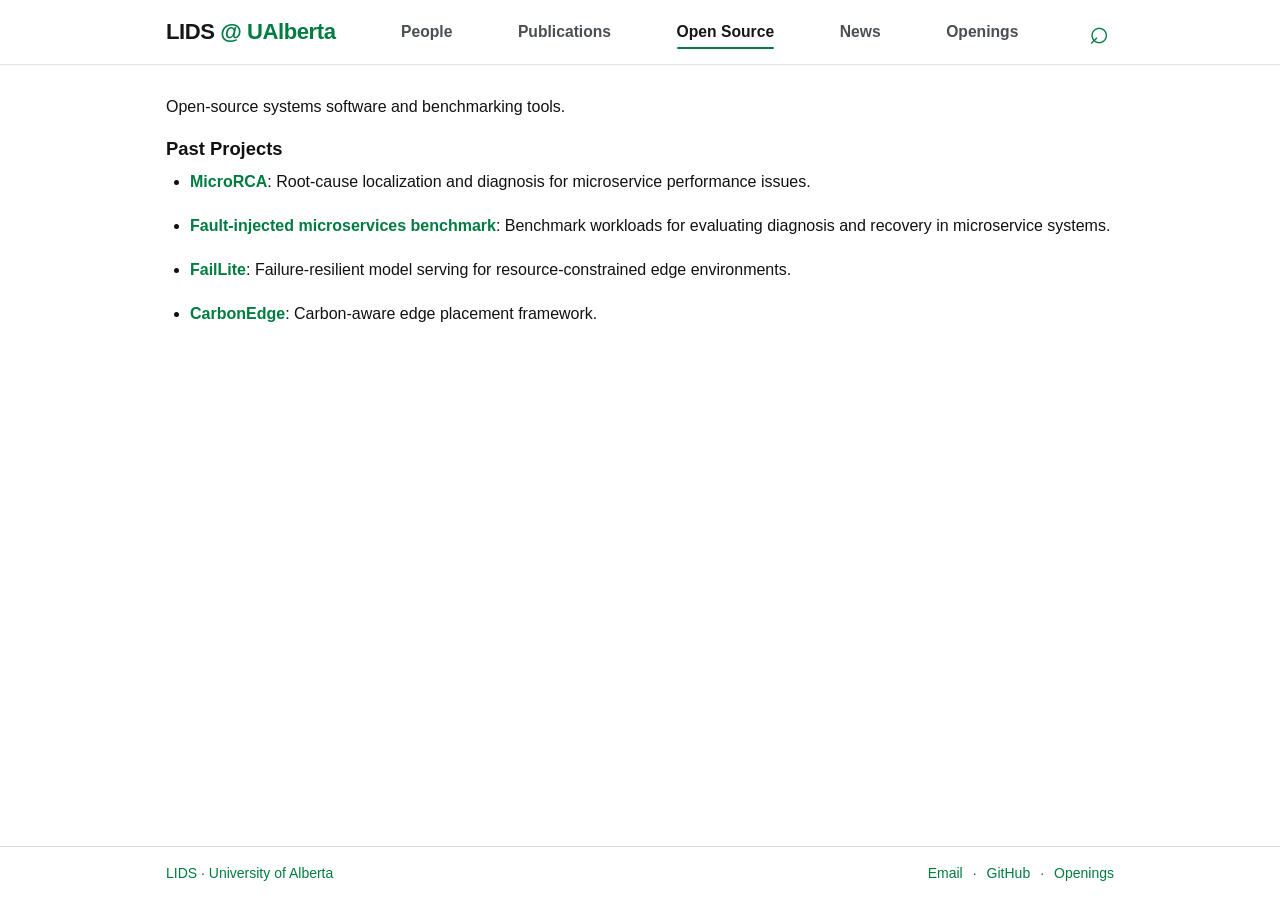
<file: software.html>
<!DOCTYPE html>
<html lang="en">
<head>
  <!-- Google tag (gtag.js) -->
  <script async src="https://www.googletagmanager.com/gtag/js?id=G-BTFXTX531C"></script>
  <script>
    window.dataLayer = window.dataLayer || [];
    function gtag(){dataLayer.push(arguments);}
    gtag('js', new Date());

    gtag('config', 'G-BTFXTX531C');
  </script>
  <meta charset="utf-8" />
  <meta name="viewport" content="width=device-width, initial-scale=1" />

  <title>Open Source · LIDS @ UAlberta</title>
  <meta
    name="description"
    content="Open-source systems software and benchmarking tools from LIDS at the University of Alberta."
  />

  <link rel="icon" href="assets/favicon.svg" type="image/svg+xml" />
  <link rel="stylesheet" href="assets/style.css" />

  <style>
    /* Keep the footer at the bottom on short pages. */
    body {
      display: flex;
      flex-direction: column;
      min-height: 100vh;
      min-height: 100dvh;
    }

    /* Match the LIDS homepage layout and typography. */
    .software-page {
      flex: 1;
      width: min(calc(100% - 16px), var(--width));
      min-height: 0;
      margin: 30px auto 40px;
    }

    .software-page p,
    .software-page li {
      font-size: 1.0rem;
      font-weight: 400;
      line-height: 1.5;
      color: var(--text);
      hyphens: none;
      word-break: normal;
    }

    .software-page > p {
      margin: 0 0 1rem;
      text-align: left;
    }

    /* Project list */
    .software-page .resource-list {
      margin: 0;
      padding-left: 1.5rem;
    }

    .software-page .resource-list li {
      margin: 0 0 1rem;
    }

    .software-page .resource-list li:last-child {
      margin-bottom: 0;
    }

    .software-page .resource-title {
      display: inline-block;
      margin-bottom: 4px;
      font-weight: 700;
    }

    .software-page .resource-list p {
      margin: 0;
      text-align: left;
    }

    /* Responsive layout */
    @media (max-width: 850px) {
      .software-page {
        margin-top: 20px;
      }
    }
  </style>
</head>

<body>
  <a class="skip" href="#main">Skip to content</a>

  <!-- Navigation -->
  <header class="topbar">
    <nav class="nav-inner" aria-label="Main navigation">
      <a class="brand" href="index.html">
        LIDS <span>@ UAlberta</span>
      </a>

      <ul class="nav-links" id="navigation">
        <li><a href="people.html">People</a></li>
        <li><a href="publications.html">Publications</a></li>
        <li>
          <a href="software.html" aria-current="page">
            Open Source
          </a>
        </li>
        <li><a href="news.html">News</a></li>
        <li><a href="positions.html">Openings</a></li>
      </ul>

      <button
        type="button"
        class="icon-button search-toggle"
        aria-controls="search-panel"
        aria-expanded="false"
        aria-label="Search website"
      >⌕</button>

      <button
        type="button"
        class="icon-button menu-toggle"
        aria-controls="navigation"
        aria-expanded="false"
        aria-label="Toggle navigation"
      >☰</button>
    </nav>

    <div class="search-panel" id="search-panel" hidden>
      <label for="search">Search the website</label>
      <input
        id="search"
        type="search"
        placeholder="Search pages and people"
      />
      <p id="search-status" role="status"></p>
      <div id="search-results"></div>
    </div>
  </header>

  <!-- Main content -->
  <main class="software-page" id="main">


    <p>
      Open-source systems software and benchmarking
      tools.
    </p>

    <h4>Past Projects</h4>
    <ul class="resource-list">

      <li>
        <a
          class="resource-title"
          href="https://github.com/elastisys/MicroRCA"
        >MicroRCA</a>:
          Root-cause localization and diagnosis
          for microservice performance issues.
      </li>

      <li>
        <a
          class="resource-title"
          href="https://hub.docker.com/r/lillywu/sock-shop"
        >Fault-injected microservices benchmark</a>: 
          Benchmark workloads for evaluating diagnosis and recovery in microservice systems.
      </li>

      <li>
        <a
          class="resource-title"
          href="https://github.com/umassos/faillite"
        >FailLite</a>: 
          Failure-resilient model serving for
          resource-constrained edge environments.
      </li>

      <li>
        <a
          class="resource-title"
          href="https://github.com/umassos/CarbonEdge"
        >CarbonEdge</a>: Carbon-aware edge placement framework.

      </li>

    </ul>
  </main>

  <!-- Footer -->
  <footer class="footer home-footer">
    <div class="home-footer-inner">
      <p>LIDS · University of Alberta</p>

      <nav aria-label="Footer links">
        <a href="mailto:lwu15@ualberta.ca">Email</a>
        <span aria-hidden="true">·</span>
        <a href="https://github.com/lillywu">GitHub</a>
        <span aria-hidden="true">·</span>
        <a href="positions.html">Openings</a>
      </nav>
    </div>
  </footer>

  <script src="assets/app.js"></script>
</body>
</html>
</file>
<file: assets/style.css>
/* =========================================================
   LIDS Lab — Shared Website Styles
   ========================================================= */

/* Theme and global defaults */
:root {
  --accent: #007c41;
  --text: #111111;
  --rule: #a2a9b1;
  --width: 948px;
}

* {
  box-sizing: border-box;
}

html {
  font-size: 100%;
  overflow-y: scroll;
  scroll-padding-top: 65px;
}

body {
  margin: 0;
  color: var(--text);
  background: #fff;
  font-family: -apple-system, BlinkMacSystemFont, "Segoe UI", Roboto,
    "Helvetica Neue", Arial, sans-serif;
  font-size: 1rem;
  line-height: 1.5;
}

a {
  color: var(--accent);
  text-decoration: none;
}

a:hover {
  text-decoration: underline;
}

strong,
b {
  color: var(--text);
}

button,
input {
  font: inherit;
}

button {
  cursor: pointer;
}

a:focus-visible,
button:focus-visible,
input:focus-visible {
  outline: 2px solid var(--accent);
  outline-offset: 3px;
}

[hidden] {
  display: none !important;
}

/* Navigation */
.topbar {
  position: sticky;
  top: 0;
  z-index: 10;
  background: rgba(255, 255, 255, 0.96);
  backdrop-filter: saturate(180%) blur(8px);
  border-bottom: 1px solid #e5e7eb;
  box-shadow: 0 1px 0 rgba(17, 17, 17, 0.02);
}

.nav-inner {
  max-width: var(--width);
  margin: auto;
  padding: 10px 0;
  display: flex;
  align-items: center;
  justify-content: space-between;
  gap: 12px;
}

.brand {
  color: #171717;
  white-space: nowrap;
  font-size: 1.38em;
  font-weight: 700;
  letter-spacing: -0.02em;
}

.brand span {
  color: var(--accent);
}

.nav-links {
  display: flex;
  flex: 1;
  align-items: center;
  justify-content: space-evenly;
  gap: 12px;
  margin: 0;
  padding: 0;
  list-style: none;
}

.nav-links a {
  position: relative;
  padding: 6px 0;
  color: #4b4f54;
  font-size: 0.98rem;
  font-weight: 600;
  transition: color 0.15s ease;
}

.nav-links a:hover,
.nav-links a[aria-current] {
  color: #171717;
  text-decoration: none;
}

.nav-links a:hover::after,
.nav-links a[aria-current]::after {
  content: "";
  position: absolute;
  right: 0;
  bottom: -3px;
  left: 0;
  height: 2px;
  background: var(--accent);
  border-radius: 2px;
}

.icon-button {
  display: inline-flex;
  align-items: center;
  justify-content: center;
  padding: 5px;
  border: 0;
  background: none;
  color: #4b4f54;
  font-size: 2.1rem;
  line-height: 1;
}

.icon-button svg {
  width: 28px;
  height: 28px;
}

.search-toggle {
  margin-left: auto;
  color: var(--accent);
}

.menu-toggle {
  display: none;
  font-size: 23px;
}

.search-panel {
  max-width: var(--width);
  margin: auto;
  padding: 8px 0;
}

.search-panel input {
  width: 100%;
  padding: 8px 12px;
  border: 1px solid #ccc;
  border-radius: 5px;
}

.search-panel p {
  margin: 5px 0 0;
  color: #666;
}

/* Main content and typography */
main {
  max-width: var(--width);
  min-height: 75vh;
  margin: 10px auto 35px;
}

h1,
h2 {
  margin: 0 0 0.6em;
  padding: 0.5em 0 0.17em;
  border-bottom: 1px solid var(--rule);
  color: var(--text);
  font-weight: 700;
}

h1 {
  font-size: 1.8em;
}

h2 {
  font-size: 1.5em;
}

h3 {
  margin: 0 0 8px;
  color: var(--text);
  font-size: 1.3em;
}

h4 {
  margin: 15px 0 8px;
  color: var(--text);
  font-size: 1.15em;
}

p {
  margin: 0 0 15px;
}

ul {
  padding-left: 20px;
}

/* Justify longer paragraphs without stretching small UI components. */
main p {
  text-align: justify;
}

.callout p,
.research-direction p {
  text-align: left;
}

/* Shared callouts */
.callout {
  padding: 8px 13px;
  border: 1px solid #d7b16a;
  border-left: 4px solid #d7b16a;
  border-radius: 4px;
  background: #fff9eb;
}

.callout p {
  margin: 0 0 6px;
}

.callout p:last-child {
  margin-bottom: 0;
}

/* People page base styles
   Specific People-page rules in people.html may override these. */
.people-section {
  margin: 0 0 28px;
}

.person {
  display: flex;
  align-items: center;
  gap: 20px;
  margin: 10px 0 25px;
}

.portrait {
  flex: 0 0 280px;
  width: 280px;
}

.portrait img {
  display: block;
  width: 100%;
  height: auto;
}

.person-body {
  flex: 1;
  min-width: 0;
}

.contact {
  margin-bottom: 15px;
}

.bio-placeholder {
  color: #687078;
}

.pi-details ul {
  margin-top: 0;
}

/* Images and research layouts */
.wide-image {
  display: block;
  width: 100%;
  height: auto;
  margin: 20px 0;
}

.research-row {
  display: grid;
  grid-template-columns: 1.15fr 1fr;
  align-items: center;
  gap: 28px;
  margin: 0 0 24px;
}

.research-copy {
  order: 1;
}

.research-figure {
  order: 2;
  justify-self: end;
  width: 100%;
  max-width: 420px;
  margin: 0;
}

.research-image {
  display: block;
  width: 100%;
  height: auto;
  margin: 0;
  border: 1px solid #ddd;
  border-radius: 6px;
  background: #f7f7f7;
}

.intro-figure {
  margin: 0;
}

/* Tables */
.news-table,
.publication-table,
.facilities-table {
  width: 100%;
  border-collapse: collapse;
}

.news-table td,
.publication-table td,
.facilities-table td,
.facilities-table th {
  padding: 10px 8px;
  border-bottom: 1px solid #eee;
  text-align: justify;
  vertical-align: top;
}

.news-table td:first-child {
  width: 110px;
  white-space: nowrap;
}

/* Publications */
.pub-legend {
  display: flex;
  flex-wrap: wrap;
  align-items: center;
  gap: 8px;
  margin: 0 0 18px;
}

.pub-role {
  display: inline-block;
  padding: 0;
  border: none;
  background: none;
  font-size: 0.82rem;
  font-weight: 700;
  line-height: 1.5;
  letter-spacing: 0.02em;
}

.pub-role-separator {
  display: inline-block;
  color: #6b7280;
  font-weight: 700;
  line-height: 1;
}

.pub-role.pi,
.author.pi {
  color: #111827;
}

.pub-role.postdoc {
  color: #1d4ed8;
}

.pub-role.student {
  color: var(--accent);
}

.pub-role.urop {
  color: #d4a017;
}

.pub-role.visitor {
  color: #6d28d9;
}

.author {
  font-weight: 700;
}

/* Gallery and image dialog */
.gallery-grid {
  display: grid;
  grid-template-columns: repeat(2, minmax(0, 1fr));
  gap: 20px;
}

.gallery-grid img {
  width: 100%;
  height: 260px;
  object-fit: cover;
}

.gallery-grid button {
  padding: 0;
  border: 0;
  background: none;
}

.gallery-grid figure {
  margin: 0;
}

dialog {
  max-width: 95vw;
  border: 1px solid #ccc;
  border-radius: 4px;
}

dialog img {
  display: block;
  max-width: 85vw;
  max-height: 80vh;
}

dialog::backdrop {
  background: #000a;
}

/* Miscellaneous page components */
.detail-link {
  display: inline-block;
  margin-bottom: 15px;
}

.resource-list li {
  margin: 15px 0;
}

.page-note {
  color: #626a73;
}

.no-results {
  padding: 25px 0;
}

.search-hit {
  padding: 10px;
  border-bottom: 1px solid #ddd;
}

.search-hit a {
  font-weight: bold;
}

/* Accessibility */
.skip {
  position: absolute;
  top: -60px;
  left: 8px;
  z-index: 30;
  padding: 8px;
  background: white;
}

.skip:focus {
  top: 4px;
}

/* Shared site footer */
.footer {
  padding: 14px 8px;
  border-top: 1px solid #ddd;
  font-size: 1em;
  text-align: center;
}

.footer small {
  font-size: 0.8em;
}

.home-footer {
  padding: 16px 0;
  color: #46524b;
  font-size: 0.875rem;
  text-align: left;
}

.home-footer-inner {
  display: flex;
  align-items: center;
  justify-content: space-between;
  gap: 16px;
  max-width: var(--width);
  margin: 0 auto;
}

.home-footer p {
  margin: 0;
  color: var(--accent);
}

.home-footer nav {
  display: flex;
  align-items: center;
  gap: 10px;
}

/* Responsive layout */
@media (max-width: 999px) {
  main,
  .nav-inner,
  .search-panel {
    margin-left: 8px;
    margin-right: 8px;
  }

  .home-footer-inner {
    margin-left: 8px;
    margin-right: 8px;
  }
}

@media (max-width: 991px) {
  .nav-inner {
    flex-wrap: wrap;
  }

  .menu-toggle {
    display: block;
  }

  .nav-links {
    display: none;
    order: 3;
    flex-direction: column;
    gap: 0;
    width: 100%;
  }

  .nav-links.open {
    display: flex;
  }

  .nav-links a {
    padding: 7px 0;
  }

  .person {
    flex-direction: column;
    gap: 12px;
  }

  .portrait {
    flex-basis: auto;
  }

  .person-body {
    width: 100%;
  }
}

@media (max-width: 700px) {
  .research-row {
    grid-template-columns: 1fr;
  }

  .research-copy,
  .research-figure {
    order: initial;
  }

  .research-figure {
    max-width: none;
    justify-self: stretch;
  }

  .gallery-grid {
    grid-template-columns: 1fr;
  }

  .facilities-table {
    font-size: 14px;
  }

  .brand {
    font-size: 17px;
  }
}

@media (max-width: 600px) {
  .home-footer-inner {
    flex-direction: column;
    align-items: flex-start;
    gap: 8px;
  }
}

@media (prefers-reduced-motion: no-preference) {
  html {
    scroll-behavior: smooth;
  }
}
</file>
